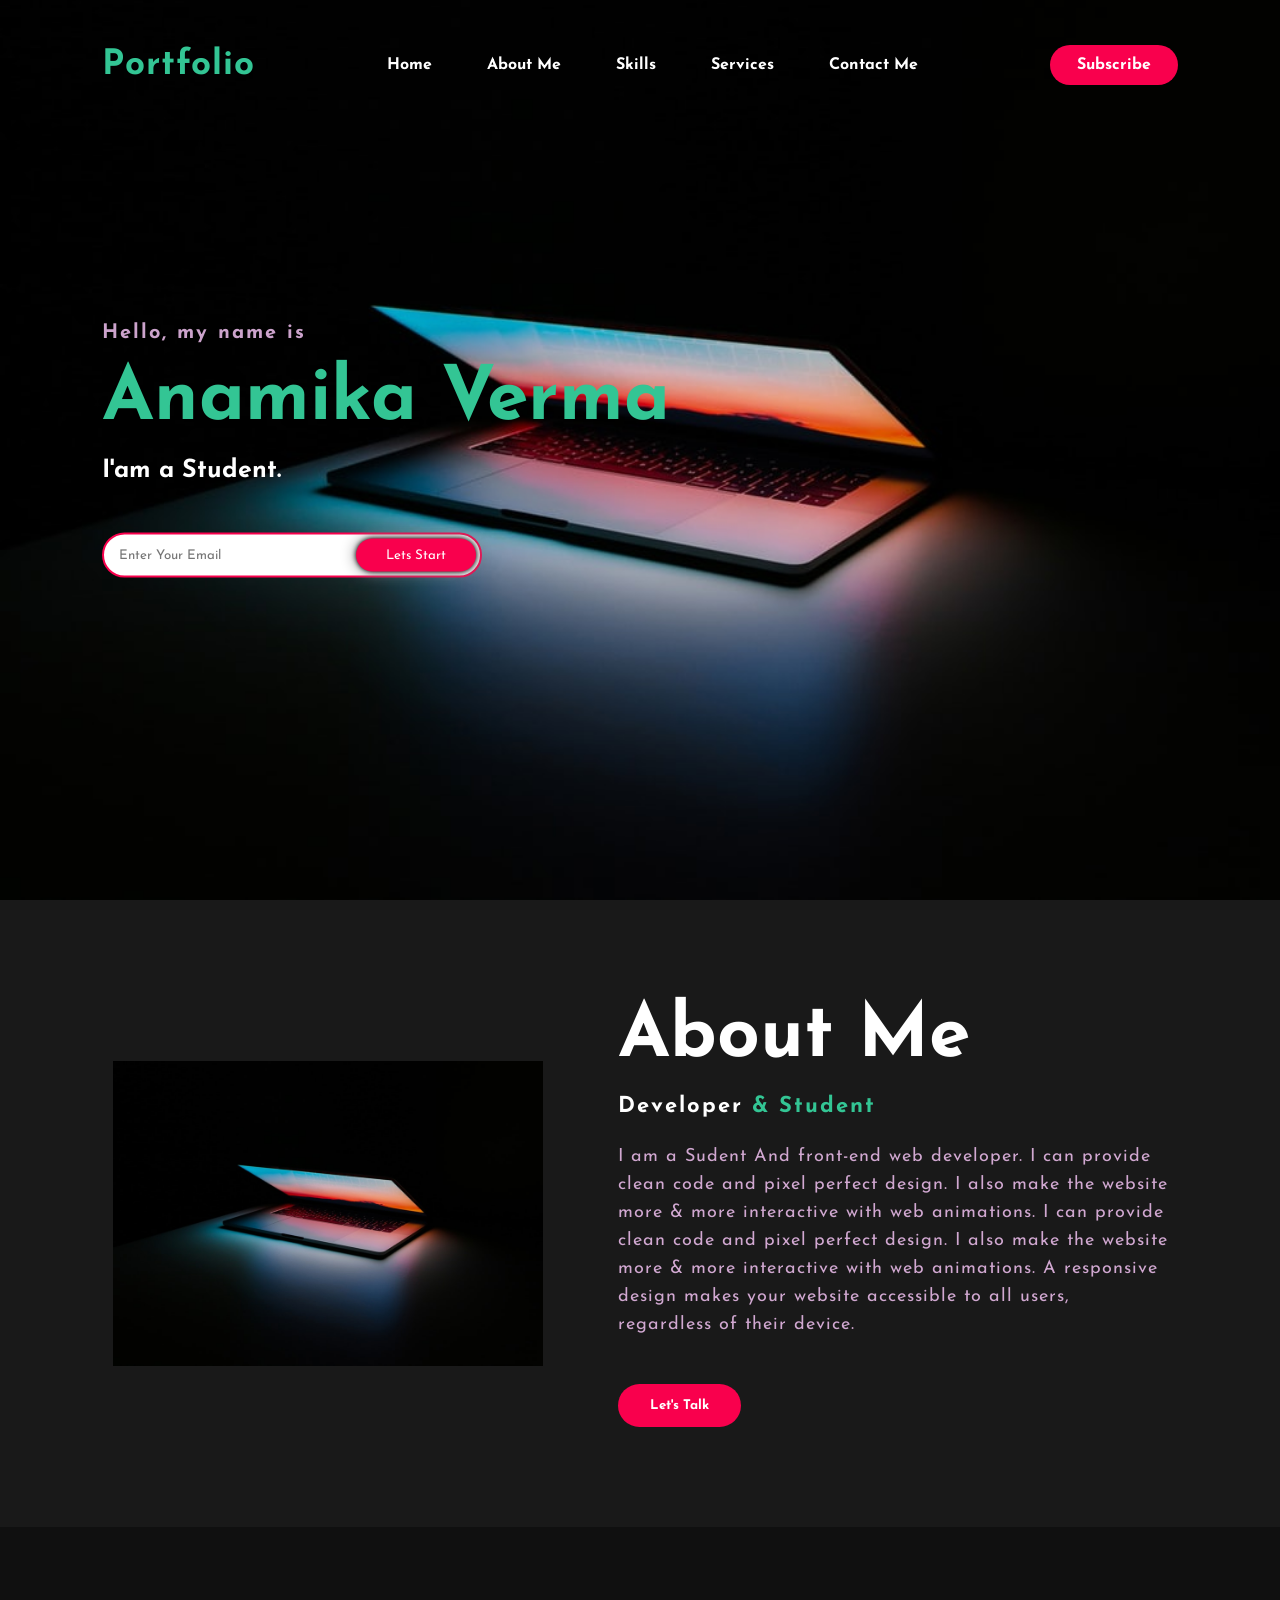
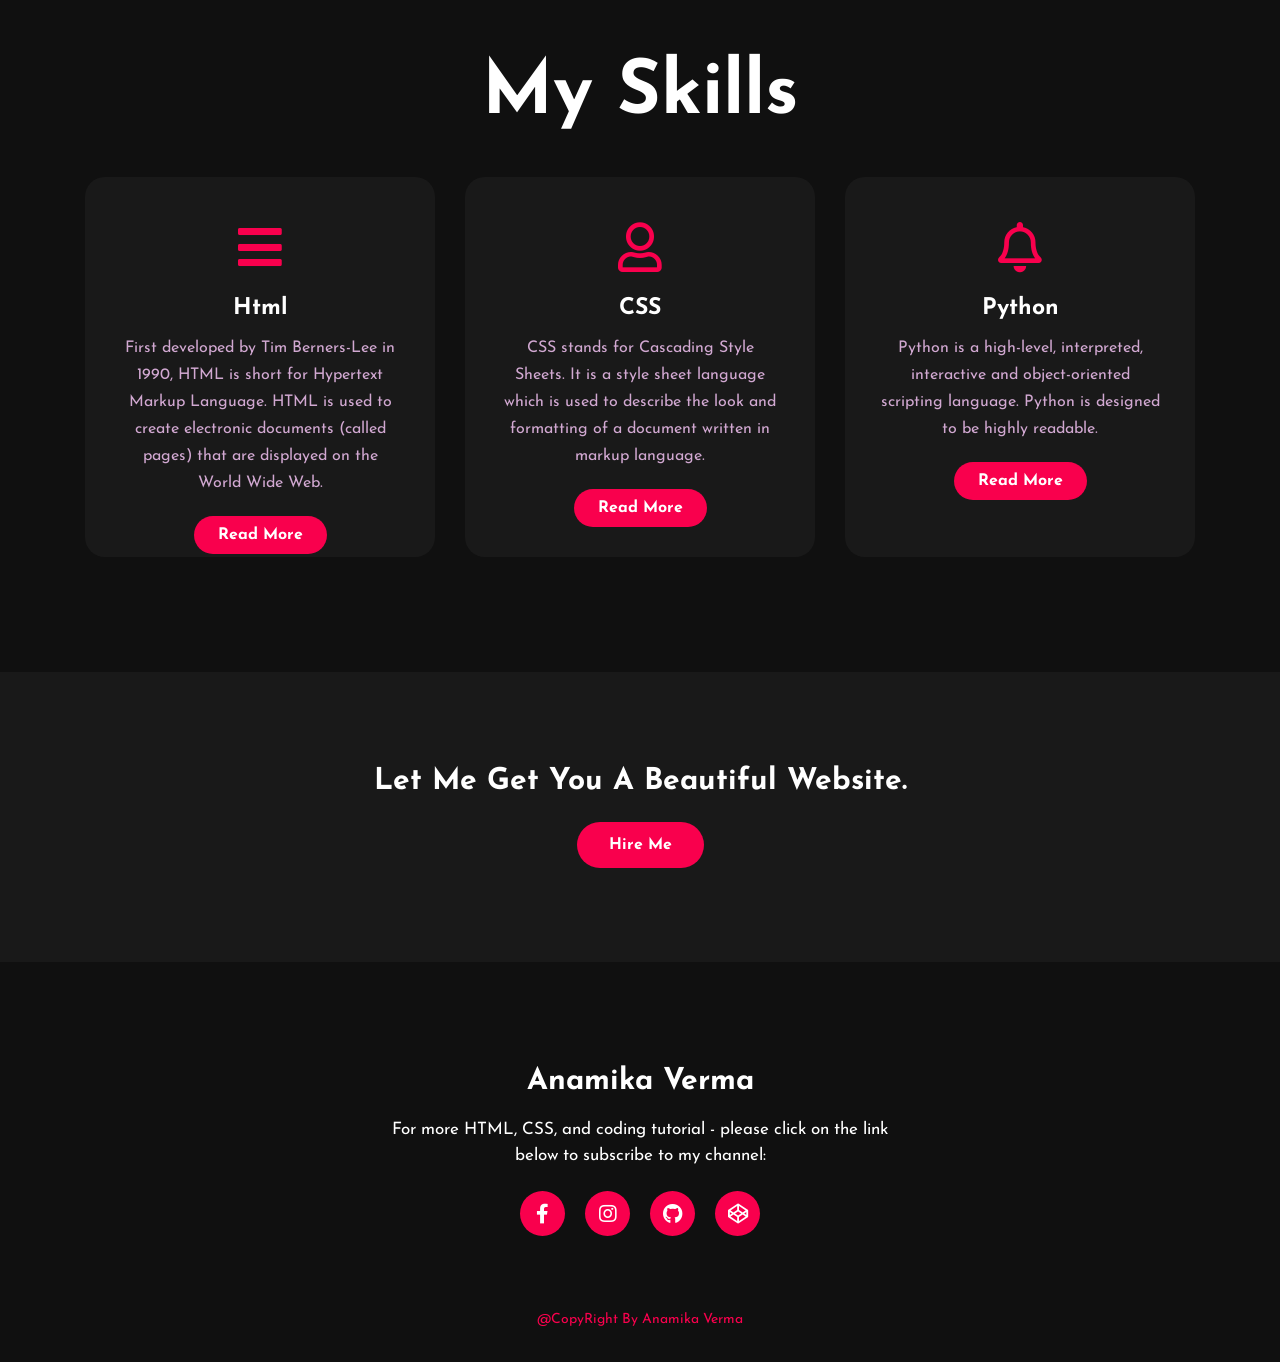
<file: index.html>
<!DOCTYPE html>
<html>
<head>
	<title>Portfolio website</title>
	<link rel="stylesheet" type="text/css" href="style.css">

	<link rel="preconnect" href="https://fonts.gstatic.com">
  <link href="https://fonts.googleapis.com/css2?family=Josefin+Sans:ital,wght@0,100;0,200;0,300;0,400;0,500;0,600;0,700;1,100;1,200;1,300;1,400;1,500;1,600;1,700&display=swap" rel="stylesheet">

  <link rel="stylesheet" href="https://cdnjs.cloudflare.com/ajax/libs/font-awesome/5.15.3/css/all.min.css" integrity="sha512-iBBXm8fW90+nuLcSKlbmrPcLa0OT92xO1BIsZ+ywDWZCvqsWgccV3gFoRBv0z+8dLJgyAHIhR35VZc2oM/gI1w==" crossorigin="anonymous" referrerpolicy="no-referrer" />

</head>
<body>
	<!----hero Section start---->

	<div class="hero">
		<nav>
			<h2 class="logo"><span>Portfolio</span></h2>
			<ul>
				<li><a href="#">Home</a></li>
				<li><a href="#">About Me</a></li>
				<li><a href="#">Skills</a></li>
				<li><a href="#">Services</a></li>
				<li><a href="index1.html">Contact Me</a></li>
			</ul>
			<a href="https://www.youtube.com/user/GeekySho..." class="btn">Subscribe</a>
		</nav>

		<div class="content">
			<h4>Hello, my name is</h4>
			<h1><span> Anamika Verma</span></h1>
			<h3>I'am a Student.</h3>
			<div class="newslatter">
				<form>
					<input type="email" name="email" id="mail" placeholder="Enter Your Email">
					<input type="submit" name="submit" value="Lets Start">
				</form>
			</div>
		</div>
	</div>

	<!----About section start---->
	<section class="about">
		<div class="main">
			<img src="/image/image.jpg">
			<div class="about-text">
				<h2>About Me</h2>
				<h5>Developer <span>& Student</span></h5>
				<p>I am a Sudent And front-end web developer. I can provide clean code and pixel perfect design. 
                    I also make the website more & more interactive with web animations.
                    I can provide clean code and pixel perfect design. 
                    I also make the website more & more interactive with web animations.
                    A responsive design makes your website accessible to all users, regardless of their device.</p>
				<button type="button">Let's Talk</button>
			</div>
		</div>
	</section>

	<!-----skill section start----------->
	<div class="service">
		<div class="title">
			<h2>My Skills</h2>
		</div>

		<div class="box">
			<div class="card">
				<i class="fas fa-bars"></i>
				<h5>Html</h5>
				<div class="pra">
					<p>First developed by Tim Berners-Lee in 1990, HTML is short for Hypertext Markup Language. HTML is used to create electronic documents (called pages) that are displayed on the World Wide Web.</p>

					<p style="text-align: center;">
						<a class="button" href="#">Read More</a>
					</p>
				</div>
			</div>

			
			<div class="card">
				<i class="far fa-user"></i>
				<h5>CSS</h5>
				<div class="pra">
		         <p>CSS stands for Cascading Style Sheets. It is a style sheet language which is used to describe the look and formatting of a document written in markup language. </p>

					<p style="text-align: center;">
						<a class="button" href="#">Read More</a>
					</p>
				</div>
			</div>

			<div class="card">
				<i class="far fa-bell"></i>
				<h5>Python</h5>
				<div class="pra">
					<p>Python is a high-level, interpreted, interactive and object-oriented scripting language. Python is designed to be highly readable.</p>

					<p style="text-align: center;">
						<a class="button" href="#">Read More</a>
					</p>
				</div>
			</div>
		</div>
	</div>
	
	<!------Contact Me------>
	<div class="contact-me">
		<p>Let Me Get You A Beautiful Website.</p>
		<a class="button-two" href="/resume1.pdf">Hire Me</a>
	</div>

	<!------footer start--------->
	<footer>
		<p>Anamika Verma</p>
		<p>For more HTML, CSS, and coding tutorial - please click on the link below to subscribe to my channel:</p>
		<div class="social">
			<a href="#"><i class="fab fa-facebook-f"></i></a>
			<a href="#"><i class="fab fa-instagram"></i></a>
			<a href="#"><i class="fab fa-github"></i></a>
			<a href="#"><i class="fab fa-codepen"></i></a>
		</div>
		<p class="end">@CopyRight By Anamika Verma</p>
	</footer>
</body>
</html>
</file>
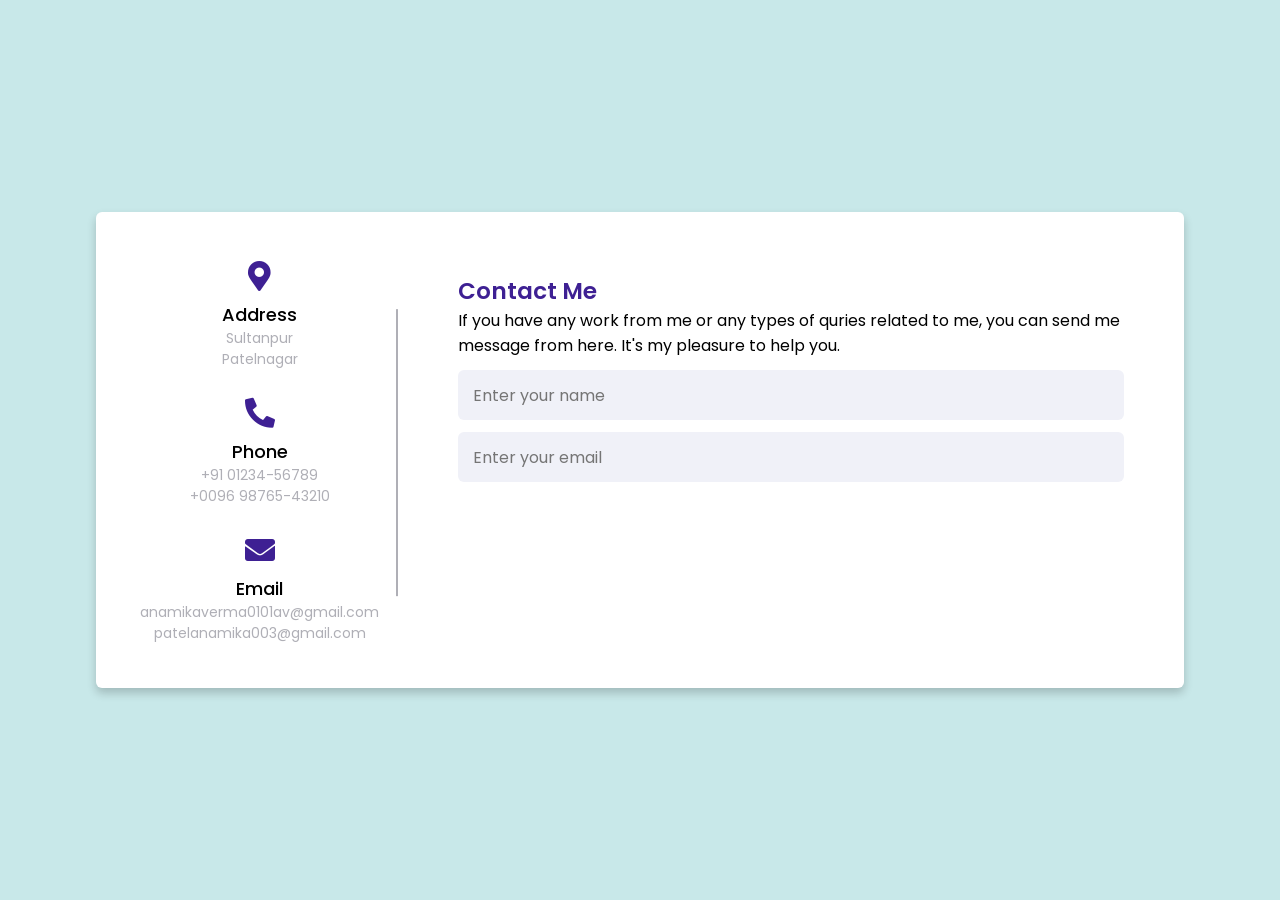
<file: index1.html>
<!DOCTYPE html>
<!-- Created By CodingLab - www.codinglabweb.com -->
<html lang="en" dir="ltr">
  <head>
    <meta charset="UTF-8">
   <!-- <title> Responsive Contact Us Form  | CodingLab </title>-->
    <link rel="stylesheet" href="style1.css">
    <!-- Fontawesome CDN Link -->
    <link rel="stylesheet" href="https://cdnjs.cloudflare.com/ajax/libs/font-awesome/5.15.2/css/all.min.css"/>
     <meta name="viewport" content="width=device-width, initial-scale=1.0">
   </head>
<body>
  <div class="container">
    <div class="content">
      <div class="left-side">
        <div class="address details">
          <i class="fas fa-map-marker-alt"></i>
          <div class="topic">Address</div>
          <div class="text-one">Sultanpur</div>
          <div class="text-two">Patelnagar</div>
        </div>
        <div class="phone details">
          <i class="fas fa-phone-alt"></i>
          <div class="topic">Phone</div>
          <div class="text-one">+91 01234-56789</div>
          <div class="text-two">+0096 98765-43210</div>
        </div>
        <div class="email details">
          <i class="fas fa-envelope"></i>
          <div class="topic">Email</div>
          <div class="text-one">anamikaverma0101av@gmail.com</div>
          <div class="text-two">patelanamika003@gmail.com</div>
        </div>
      </div>
      <div class="right-side">
        <div class="topic-text">Contact Me</div>
        <p>If you have any work from me or any types of quries related to me, you can send me message from here. It's my pleasure to help you.</p>
      <form action="#">
        <div class="input-box">
          <input type="text" placeholder="Enter your name">
        </div>
        <div class="input-box">
          <input type="text" placeholder="Enter your email">
        </div>
        <div class="input-box message-box">
          <!-- <textarea>
</file>
<file: style.css>
*{
	padding: 0;
	margin: 0;
	font-family: 'Josefin Sans', sans-serif;
	box-sizing: border-box;
}
.hero{
	height: 100vh;
	width: 100%;
	background-image: url(/image/image.jpg);
	background-size: cover;
	background-position: center;
}
nav{
	display: flex;
	align-items: center;
	justify-content: space-between;
	padding-top: 45px;
	padding-left: 8%;
	padding-right: 8%;
}
.logo{
	color: white;
	font-size: 35px;
	letter-spacing: 1px;
	cursor: pointer;
}
span{
	color: #33c594;
}
nav ul li{
	list-style-type: none;
	display: inline-block;
	padding: 10px  25px;
}
nav ul li a{
	color: white;
	text-decoration: none;
	font-weight: bold;
	text-transform: capitalize;
}
nav ul li a:hover{
	color: #f9004d;
	transition: .4s;
}
.btn{
	background-color:#f9004d;
	color: white;
	text-decoration: none;
	border: 2px solid transparent;
	font-weight: bold;
	padding: 10px 25px;
	border-radius: 30px;
	transition: transform .4s; 
}
.btn:hover{
	transform: scale(1.2);
}
.content{
	position: absolute;
	top: 50%;
	left:8%;
	transform: translateY(-50%);
}
h1{
	color: white;
	margin: 20px 0px 20px;
	font-size: 75px;
}
h3{
	color: white;
	font-size: 25px;
	margin-bottom: 50px;
}
h4{
	color: #fcfc;
	letter-spacing: 2px;
	font-size: 20px;
}
.newslatter form{
	width: 380px;
	max-width: 100%;
	position: relative;
}
.newslatter form input:first-child{
	display: inline-block;
	width: 100%;
	padding: 14px 130px 14px 15px;
	border: 2px solid #f9004d;
	outline: none;
	border-radius: 30px;
}
.newslatter form input:last-child{
	position: absolute;
	display: inline-block;
	outline: none;
	border: none;
	padding: 10px 30px;
	border-radius: 30px;
	background-color:#f9004d;
	color: white;
	box-shadow: 0px 0px 5px #000, 0px 0px 15px #858585;
	top: 6px;
	right: 6px; 
}

.about{
	width: 100%;
	padding: 100px 0px;
	background-color: #191919;
}
.about img{
	height: auto;
	width: 430px;
}
.about-text{
	width: 550px;
}
.main{
	width: 1130px;
	max-width: 95%;
	margin: 0 auto;
	display: flex;
	align-items: center;
	justify-content: space-around;
}
.about-text h2{
	color: white;
	font-size: 75px;
	text-transform: capitalize;
	margin-bottom: 20px;
}
.about-text h5{
	color: white;
	letter-spacing: 2px;
	font-size: 22px;
	margin-bottom: 25px;
	text-transform: capitalize;
}
.about-text p{
	color: #fcfc;
	letter-spacing: 1px;
	line-height: 28px;
	font-size: 18px;
	margin-bottom: 45px;
}
button{
	background-color:#f9004d;
	color: white;
	text-decoration: none;
	border: 2px solid transparent;
	font-weight: bold;
	padding: 13px 30px;
	border-radius: 30px;
	transition: .4s; 
}
button:hover{
	background-color: transparent;
	border: 2px solid #f9004d;
	cursor: pointer;
}

.service{
	background: #101010;
	width: 100%;
	padding: 100px 0px;
}
.title h2{
	color: white;
	font-size: 75px;
	width: 1130px;
	margin: 30px auto;
	text-align: center;
}
.box{
	display: flex;
	justify-content: center;
	align-items: center;
	min-height: 400px;
}
.card{
	height: 380px;
	width: 350px;
	padding: 20px 35px;
	background: #191919;
	border-radius: 20px;
	margin: 15px;
	position: relative;
	overflow: hidden;
	text-align: center;
}
.card i{
	font-size: 50px;
	display: block;
	text-align: center;
	margin: 25px 0px;
	color: #f9004d;

}
h5{
	color: white;
	font-size: 23px;
	margin-bottom: 15px;
}
.pra p{
	color: #fcfc;
	font-size: 16px;
	line-height: 27px;
	margin-bottom: 25px;
}
.card .button{
	background-color:#f9004d;
	color: white;
	text-decoration: none;
	border: 2px solid transparent;
	font-weight: bold;
	padding: 9px 22px;
	border-radius: 30px;
	transition: .4s; 
}
.card .button:hover{
	background-color: transparent;
	border: 2px solid #f9004d;
	cursor: pointer;
}

.contact-me{
	width: 100%;
	height: 290px;
	background: #191919;
	display: flex;
	align-items: center;
	flex-direction: column;
	justify-content: center;
}
.contact-me p{
	color: white;
	font-size: 30px;
	font-weight: bold;
	margin-bottom: 25px;
}
.contact-me .button-two{
	background-color:#f9004d;
	color: white;
	text-decoration: none;
	border: 2px solid transparent;
	font-weight: bold;
	padding: 13px 30px;
	border-radius: 30px;
	transition: .4s; 
}
.contact-me .button-two:hover{
	background-color: transparent;
	border: 2px solid #f9004d;
	cursor: pointer;
}
footer{
	position: relative;
	width: 100%;
	height: 400px;
	background: #101010;
	display: flex;
	flex-direction: column;
	align-items: center;
	justify-content: center;
}
footer p:nth-child(1){
	font-size: 30px;
	color: white;
	margin-bottom: 20px;
	font-weight: bold;
}
footer p:nth-child(2){
	color: white;
	font-size: 17px;
	width: 500px;
	text-align: center;
	line-height: 26px;
}
.social{
	display: flex;
}
.social a{
	width: 45px;
	height: 45px;
	display: flex;
	align-items: center;
	justify-content: center;
	background:  #f9004d;
	border-radius: 50%;
	margin: 22px 10px;
	color: white;
	text-decoration: none;
	font-size: 20px;
}
.social a:hover{
	transform: scale(1.3);
	transition: .3s;
}
.end{
	position: absolute;
	color:#f9004d;
	bottom: 35px;
	font-size: 14px; 
}
</file>
<file: style1.css>
/* Google Font CDN Link */
@import url('https://fonts.googleapis.com/css2?family=Poppins:wght@200;300;400;500;600;700&display=swap');
*{
  margin: 0;
  padding: 0;
  box-sizing: border-box;
  font-family: "Poppins" , sans-serif;
}
body{
  min-height: 100vh;
  width: 100%;
  background: #c8e8e9;
  display: flex;
  align-items: center;
  justify-content: center;
}
.container{
  width: 85%;
  background: #fff;
  border-radius: 6px;
  padding: 20px 60px 30px 40px;
  box-shadow: 0 5px 10px rgba(0, 0, 0, 0.2);
}
.container .content{
  display: flex;
  align-items: center;
  justify-content: space-between;
}
.container .content .left-side{
  width: 25%;
  height: 100%;
  display: flex;
  flex-direction: column;
  align-items: center;
  justify-content: center;
  margin-top: 15px;
  position: relative;
}
.content .left-side::before{
  content: '';
  position: absolute;
  height: 70%;
  width: 2px;
  right: -15px;
  top: 50%;
  transform: translateY(-50%);
  background: #afafb6;
}
.content .left-side .details{
  margin: 14px;
  text-align: center;
}
.content .left-side .details i{
  font-size: 30px;
  color: #3e2093;
  margin-bottom: 10px;
}
.content .left-side .details .topic{
  font-size: 18px;
  font-weight: 500;
}
.content .left-side .details .text-one,
.content .left-side .details .text-two{
  font-size: 14px;
  color: #afafb6;
}
.container .content .right-side{
  width: 75%;
  margin-left: 75px;
}
.content .right-side .topic-text{
  font-size: 23px;
  font-weight: 600;
  color: #3e2093;
}
.right-side .input-box{
  height: 50px;
  width: 100%;
  margin: 12px 0;
}
.right-side .input-box input,
.right-side .input-box textarea{
  height: 100%;
  width: 100%;
  border: none;
  outline: none;
  font-size: 16px;
  background: #F0F1F8;
  border-radius: 6px;
  padding: 0 15px;
  resize: none;
}
.right-side .message-box{
  min-height: 110px;
}
.right-side .input-box textarea{
  padding-top: 6px;
}
.right-side .button{
  display: inline-block;
  margin-top: 12px;
}
.right-side .button input[type="button"]{
  color: #fff;
  font-size: 18px;
  outline: none;
  border: none;
  padding: 8px 16px;
  border-radius: 6px;
  background: #3e2093;
  cursor: pointer;
  transition: all 0.3s ease;
}
.button input[type="button"]:hover{
  background: #5029bc;
}

@media (max-width: 950px) {
  .container{
    width: 90%;
    padding: 30px 40px 40px 35px ;
  }
  .container .content .right-side{
   width: 75%;
   margin-left: 55px;
}
}
@media (max-width: 820px) {
  .container{
    margin: 40px 0;
    height: 100%;
  }
  .container .content{
    flex-direction: column-reverse;
  }
 .container .content .left-side{
   width: 100%;
   flex-direction: row;
   margin-top: 40px;
   justify-content: center;
   flex-wrap: wrap;
 }
 .container .content .left-side::before{
   display: none;
 }
 .container .content .right-side{
   width: 100%;
   margin-left: 0;
 }
}
</file>
